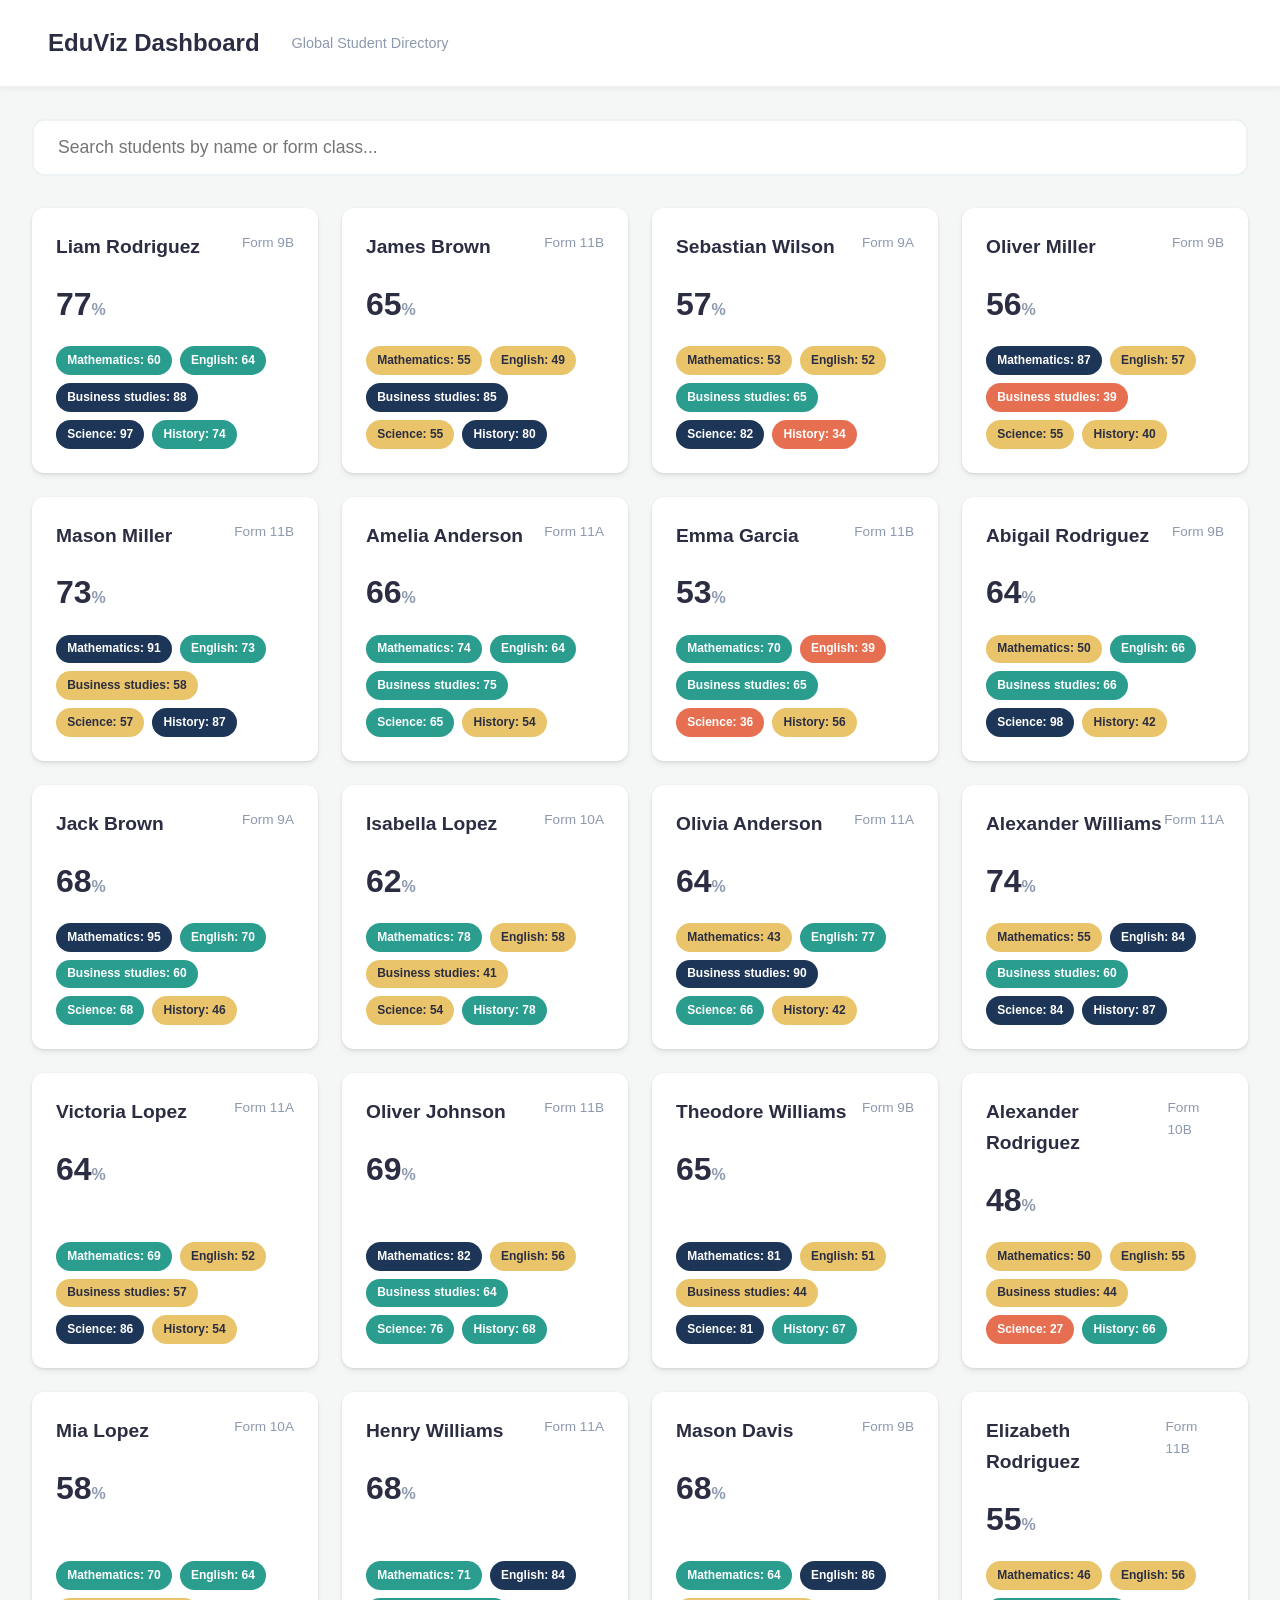
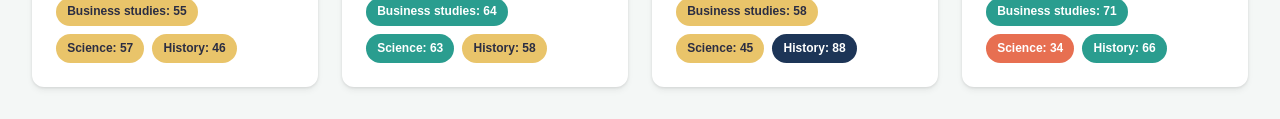
<file: index.html>
<!DOCTYPE html>
<html lang="en">
<head>
    <meta charset="UTF-8">
    <meta name="viewport" content="width=device-width, initial-scale=1.0">
    <title>EduViz - Student Directory</title>
    <link rel="stylesheet" href="css/style.css">
    <link rel="stylesheet" href="css/landing.css">
</head>
<body>
    <header class="app-header">
        <h1>EduViz Dashboard</h1>
        <p class="subtitle">Global Student Directory</p>
    </header>

    <main class="landing-container">
        <div class="search-wrapper">
            <input type="text" id="student-search" placeholder="Search students by name or form class..." autocomplete="off">
        </div>
        
        <div id="student-grid" class="student-grid">
            <!-- Student cards injected here by JS -->
        </div>
    </main>

    <script src="js/data-loader.js"></script>
    <script src="js/app.js"></script>
</body>
</html>
</file>
<file: css/style.css>
/* --- CSS Variables & Reset --- */
:root {
    /* Colorblind-Safe Palette */
    --color-distinction: #1D3557; /* Deep Blue */
    --color-merit: #2A9D8F;       /* Teal */
    --color-pass: #E9C46A;        /* Sandy Orange */
    --color-support: #E76F51;     /* Burnt Orange */
    
    --bg-primary: #F4F7F6;
    --bg-card: #FFFFFF;
    --text-primary: #2B2D42;
    --text-secondary: #8D99AE;
    --border-light: #EDF2F4;
    
    --shadow-sm: 0 2px 4px rgba(0,0,0,0.05);
    --shadow-md: 0 4px 6px rgba(0,0,0,0.05), 0 1px 3px rgba(0,0,0,0.1);
    --radius: 12px;
}

* { margin: 0; padding: 0; box-sizing: border-box; }

body {
    font-family: -apple-system, BlinkMacSystemFont, "Segoe UI", Roboto, Helvetica, Arial, sans-serif;
    background-color: var(--bg-primary);
    color: var(--text-primary);
    line-height: 1.6;
}

.app-header {
    background: var(--bg-card);
    padding: 1.5rem 3rem;
    border-bottom: 1px solid var(--border-light);
    display: flex;
    align-items: center;
    gap: 2rem;
    box-shadow: var(--shadow-sm);
}

.app-header h1 { font-size: 1.5rem; font-weight: 700; }
.subtitle { color: var(--text-secondary); font-size: 0.9rem; }
.back-link {
    text-decoration: none;
    color: var(--color-merit);
    font-weight: 600;
    transition: opacity 0.2s;
}
.back-link:hover { opacity: 0.7; }

/* Utility Classes */
.band-distinction { color: var(--color-distinction); font-weight: 700; }
.band-merit { color: var(--color-merit); font-weight: 700; }
.band-pass { color: #B58300; font-weight: 700; } /* Darkened for contrast */
.band-support { color: var(--color-support); font-weight: 700; }

.bg-distinction { background-color: var(--color-distinction); color: white; }
.bg-merit { background-color: var(--color-merit); color: white; }
.bg-pass { background-color: var(--color-pass); color: var(--text-primary); }
.bg-support { background-color: var(--color-support); color: white; }
</file>
<file: css/landing.css>
.landing-container {
    max-width: 1400px;
    margin: 2rem auto;
    padding: 0 2rem;
}

.search-wrapper {
    margin-bottom: 2rem;
}

#student-search {
    width: 100%;
    padding: 1rem 1.5rem;
    font-size: 1.1rem;
    border: 2px solid var(--border-light);
    border-radius: var(--radius);
    background: var(--bg-card);
    transition: border-color 0.3s;
}

#student-search:focus {
    outline: none;
    border-color: var(--color-merit);
}

.student-grid {
    display: grid;
    grid-template-columns: repeat(auto-fill, minmax(280px, 1fr));
    gap: 1.5rem;
}

.student-card {
    background: var(--bg-card);
    border-radius: var(--radius);
    padding: 1.5rem;
    box-shadow: var(--shadow-md);
    transition: transform 0.2s, box-shadow 0.2s;
    display: flex;
    flex-direction: column;
    gap: 1rem;
}

.student-card:hover {
    transform: translateY(-4px);
    box-shadow: 0 10px 15px rgba(0,0,0,0.1);
}

.card-header {
    display: flex;
    justify-content: space-between;
    align-items: flex-start;
}

.card-header h3 { font-size: 1.2rem; }
.card-header span { color: var(--text-secondary); font-size: 0.85rem; }

.card-avg {
    font-size: 2rem;
    font-weight: 800;
    color: var(--text-primary);
}

.card-badges {
    display: flex;
    flex-wrap: wrap;
    gap: 0.5rem;
    margin-top: auto;
}

.badge {
    padding: 0.3rem 0.7rem;
    border-radius: 20px;
    font-size: 0.75rem;
    font-weight: 600;
    cursor: pointer;
    text-decoration: none;
    transition: opacity 0.2s;
}

.badge:hover { opacity: 0.8; }
</file>
